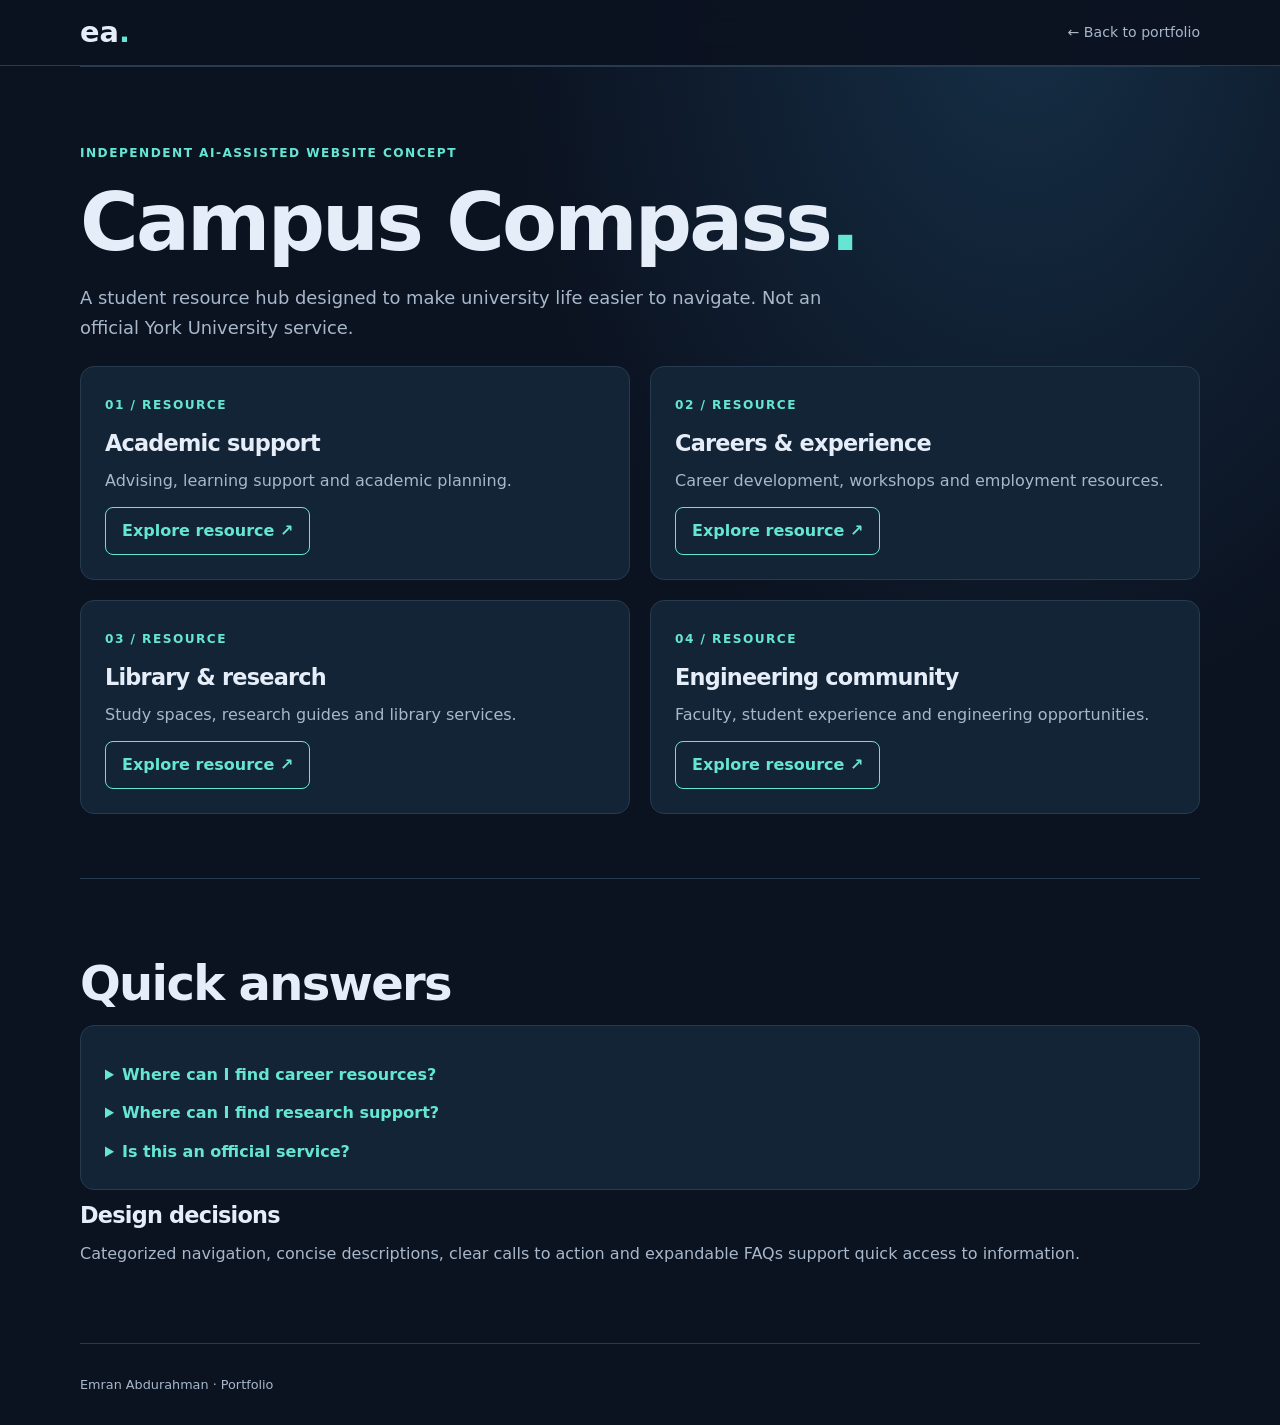
<file: campus-compass.html>
<!doctype html><html lang="en"><head><meta charset="utf-8"><meta name="viewport" content="width=device-width,initial-scale=1"><title>Campus Compass | Portfolio</title><link rel="stylesheet" href="style.css"></head><body><header><nav class="wrap"><a class="logo" href="index.html">ea<span>.</span></a><a href="index.html">← Back to portfolio</a></nav></header><main class="wrap"><section><p class="eyebrow">INDEPENDENT AI-ASSISTED WEBSITE CONCEPT</p><h1>Campus Compass<span>.</span></h1><p class="lead">A student resource hub designed to make university life easier to navigate. Not an official York University service.</p><div class="grid two"><article><small>01 / RESOURCE</small><h3>Academic support</h3><p>Advising, learning support and academic planning.</p><a class="button outline" href="https://students.yorku.ca/">Explore resource ↗</a></article><article><small>02 / RESOURCE</small><h3>Careers & experience</h3><p>Career development, workshops and employment resources.</p><a class="button outline" href="https://www.yorku.ca/career-ready/">Explore resource ↗</a></article><article><small>03 / RESOURCE</small><h3>Library & research</h3><p>Study spaces, research guides and library services.</p><a class="button outline" href="https://www.library.yorku.ca/">Explore resource ↗</a></article><article><small>04 / RESOURCE</small><h3>Engineering community</h3><p>Faculty, student experience and engineering opportunities.</p><a class="button outline" href="https://lassonde.yorku.ca/">Explore resource ↗</a></article></div></section><section><h2>Quick answers</h2><article><details><summary>Where can I find career resources?</summary><p>Start with York's Career Centre for guidance and opportunities.</p></details><details><summary>Where can I find research support?</summary><p>Visit York University Libraries for resources and services.</p></details><details><summary>Is this an official service?</summary><p>No. This is an independent portfolio demonstration linking to university resources.</p></details></article><h3>Design decisions</h3><p>Categorized navigation, concise descriptions, clear calls to action and expandable FAQs support quick access to information.</p></section></main><footer class="wrap">Emran Abdurahman · Portfolio</footer></body></html>
</file>
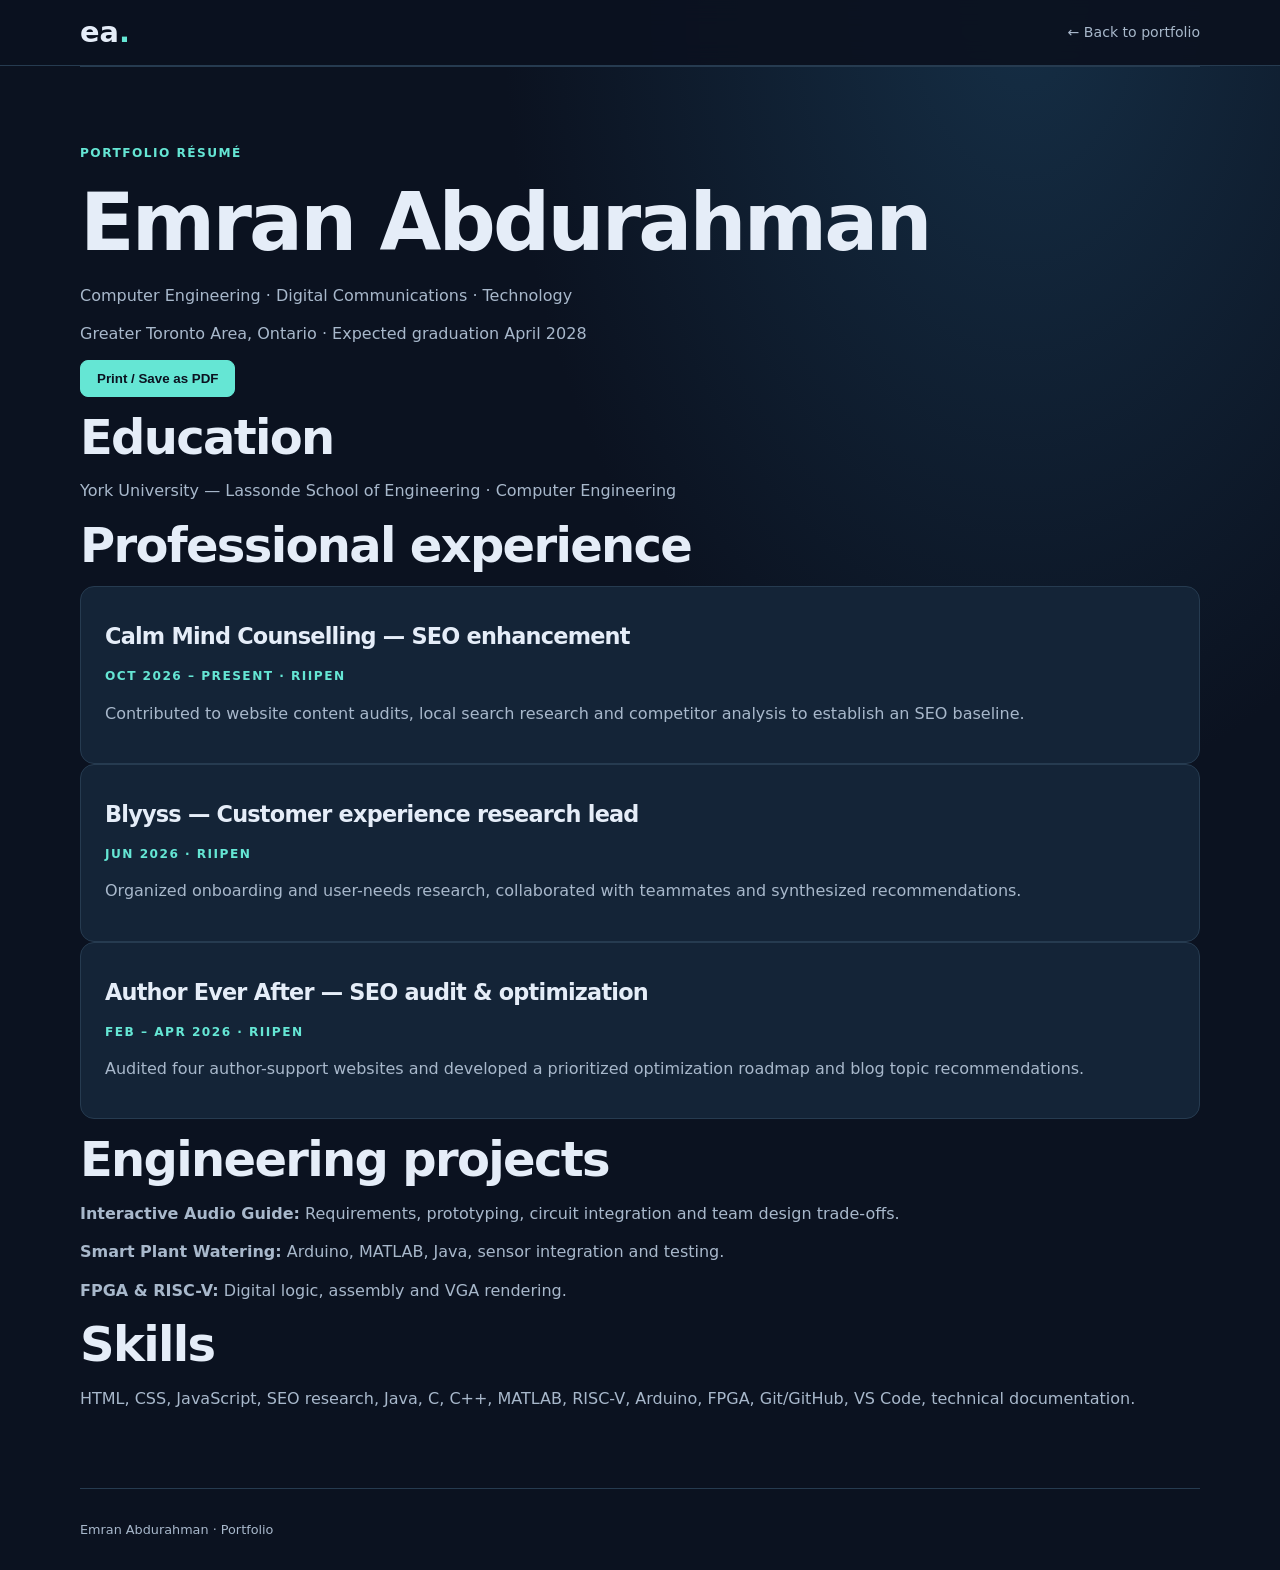
<file: resume.html>
<!doctype html><html lang="en"><head><meta charset="utf-8"><meta name="viewport" content="width=device-width,initial-scale=1"><title>Emran Abdurahman | Résumé</title><link rel="stylesheet" href="style.css"></head><body><header><nav class="wrap"><a class="logo" href="index.html">ea<span>.</span></a><a href="index.html">← Back to portfolio</a></nav></header><main class="wrap"><style>@media print{body{background:white;color:black;font-size:10pt}header,footer,.noprint{display:none!important}.wrap{width:100%}section:not(.hero){padding:0;border:0}p,small,.eyebrow{color:black}h1{font-size:23pt}h2{font-size:14pt}h3{font-size:11pt}article{background:white;border:0;padding:0;color:black;break-inside:avoid}article:hover{transform:none}.grid{display:block}.tags span{background:white;color:black;border:0}a{color:black}h2,h3,p{margin:5px 0}}</style><section><p class="eyebrow">PORTFOLIO RÉSUMÉ</p><h1>Emran Abdurahman</h1><p>Computer Engineering · Digital Communications · Technology</p><p>Greater Toronto Area, Ontario · Expected graduation April 2028</p><button class="button noprint" onclick="window.print()">Print / Save as PDF</button><h2>Education</h2><p>York University — Lassonde School of Engineering · Computer Engineering</p><h2>Professional experience</h2><article><h3>Calm Mind Counselling — SEO enhancement</h3><small>OCT 2026 – PRESENT · RIIPEN</small><p>Contributed to website content audits, local search research and competitor analysis to establish an SEO baseline.</p></article><article><h3>Blyyss — Customer experience research lead</h3><small>JUN 2026 · RIIPEN</small><p>Organized onboarding and user-needs research, collaborated with teammates and synthesized recommendations.</p></article><article><h3>Author Ever After — SEO audit &amp; optimization</h3><small>FEB – APR 2026 · RIIPEN</small><p>Audited four author-support websites and developed a prioritized optimization roadmap and blog topic recommendations.</p></article><h2>Engineering projects</h2><p><strong>Interactive Audio Guide:</strong> Requirements, prototyping, circuit integration and team design trade-offs.</p><p><strong>Smart Plant Watering:</strong> Arduino, MATLAB, Java, sensor integration and testing.</p><p><strong>FPGA &amp; RISC-V:</strong> Digital logic, assembly and VGA rendering.</p><h2>Skills</h2><p>HTML, CSS, JavaScript, SEO research, Java, C, C++, MATLAB, RISC-V, Arduino, FPGA, Git/GitHub, VS Code, technical documentation.</p></section></main><footer class="wrap">Emran Abdurahman · Portfolio</footer></body></html>
</file>
<file: style.css>
:root{color-scheme:dark;--bg:#0b1220;--card:#142437;--ink:#e5edf8;--muted:#a8b8cb;--accent:#65e6d4;--line:#263b50}*{box-sizing:border-box}html{scroll-behavior:smooth;scroll-padding-top:90px}body{margin:0;background:radial-gradient(ellipse at 80% 0%,#152e45 0,transparent 36%),var(--bg);color:var(--ink);font:16px/1.65 system-ui,-apple-system,sans-serif}a{color:var(--accent);text-underline-offset:4px}a:focus-visible,button:focus-visible,summary:focus-visible{outline:3px solid var(--accent);outline-offset:4px}.wrap{width:min(1120px,92%);margin:auto}header{position:sticky;top:0;z-index:10;background:#0b1220ee;border-bottom:1px solid var(--line);backdrop-filter:blur(12px)}nav{display:flex;align-items:center;justify-content:space-between;min-height:65px;gap:16px}nav a{text-decoration:none;font-size:.88rem;color:var(--muted)}nav a:hover{color:var(--accent)}.logo{font-size:1.8rem;font-weight:800;color:var(--ink)}.logo span,h1 span{color:var(--accent)}#navlinks{display:flex;gap:24px}.menu{display:none}.hero{display:grid;grid-template-columns:1.3fr 1fr;align-items:center;gap:40px;min-height:75vh;padding:70px 0}.eyebrow,small{font-size:.76rem;color:var(--accent);font-weight:700;letter-spacing:.12em}.eyebrow i{display:inline-block;width:8px;height:8px;background:var(--accent);border-radius:50%;margin-right:6px;box-shadow:0 0 10px var(--accent)}h1,h2,h3{line-height:1.2;letter-spacing:-.035em;margin:12px 0}h1{font-size:clamp(3rem,7vw,5rem)}h2{font-size:clamp(1.9rem,4vw,3rem)}.hero h2{color:var(--muted);font-weight:500;font-size:clamp(1.5rem,3vw,2.4rem)}h3{font-size:1.4rem}p{margin:12px 0;color:var(--muted)}.lead{max-width:760px;font-size:1.12rem}.muted,figcaption{color:var(--muted);font-size:.86rem}.actions{display:flex;gap:12px;flex-wrap:wrap;margin-top:24px}.button{display:inline-block;border:1px solid var(--accent);border-radius:8px;background:var(--accent);color:var(--bg);padding:10px 16px;text-decoration:none;font-weight:700}.button.outline{color:var(--accent);background:transparent}.button:hover{filter:brightness(1.12)}.terminal{background:#080f1b;border:1px solid var(--line);border-radius:14px;box-shadow:0 25px 70px #0006;overflow:hidden}.termbar{display:flex;align-items:center;gap:6px;padding:12px 16px;background:var(--card)}.termbar b{width:10px;height:10px;border-radius:50%;background:#64748b}.termbar small{margin-left:8px;letter-spacing:0;color:var(--muted)}pre{font:clamp(.75rem,1.5vw,.95rem)/1.9 ui-monospace,monospace;padding:20px;white-space:pre-wrap;margin:0}pre span{color:var(--accent)}.cursor{display:inline-block;width:8px;height:14px;background:var(--accent);animation:blink 1s step-end infinite}@keyframes blink{50%{opacity:0}}section:not(.hero){padding:64px 0;border-top:1px solid var(--line)}.grid{display:grid;gap:20px;margin-top:24px}.two{grid-template-columns:repeat(2,minmax(0,1fr))}.three{grid-template-columns:repeat(3,minmax(0,1fr))}article{border:1px solid var(--line);border-radius:14px;background:var(--card);padding:24px;transition:transform .25s,border-color .25s}article:hover{border-color:var(--accent);transform:translateY(-3px)}.feature{margin:24px 0;background:#101d2f}.feature .grid:first-child{align-items:center;margin-top:0}.timeline{display:grid;gap:18px;border-left:2px solid var(--line);padding-left:24px;margin-top:28px}.timeline article{position:relative}.timeline article:before{content:"";position:absolute;width:12px;height:12px;left:-32px;top:32px;background:var(--accent);border-radius:50%}summary{color:var(--accent);cursor:pointer;font-weight:600}details{margin-top:12px}img{max-width:100%;height:auto;display:block;border-radius:9px;background:#0b1220}.art{width:100%;height:330px;object-fit:contain}.prototype{width:100%;max-height:460px;object-fit:contain}.build{width:100%;height:270px;object-fit:contain}figure{margin:0}figcaption{margin-top:8px}.tags{display:flex;flex-wrap:wrap;gap:8px;margin-top:16px}.tags span{background:#0b1220;border:1px solid var(--line);padding:5px 10px;border-radius:6px;color:var(--ink);font-size:.85rem}footer{padding:30px 0;border-top:1px solid var(--line);font-size:.8rem;color:var(--muted)}.skip{position:absolute;left:-10000px}.skip:focus{left:10px;top:10px;z-index:30;background:var(--bg);padding:10px}.js .reveal{opacity:0;transform:translateY(28px);transition:opacity .65s ease,transform .65s ease}.js .reveal.visible{opacity:1;transform:none}@media(max-width:760px){.hero,.two,.three{grid-template-columns:1fr}.hero{min-height:auto;padding:45px 0;gap:25px}.menu{display:block;background:transparent;border:1px solid var(--line);color:var(--ink);padding:8px 12px;border-radius:6px}#navlinks{display:none;position:absolute;top:65px;left:0;right:0;padding:20px;background:var(--bg);flex-direction:column;gap:12px}#navlinks.open{display:flex}section:not(.hero){padding:40px 0}article{padding:18px}.art{height:260px}}@media(prefers-reduced-motion:reduce){*,*::before,*::after{scroll-behavior:auto!important;animation:none!important;transition:none!important}.js .reveal{opacity:1;transform:none}}
</file>
